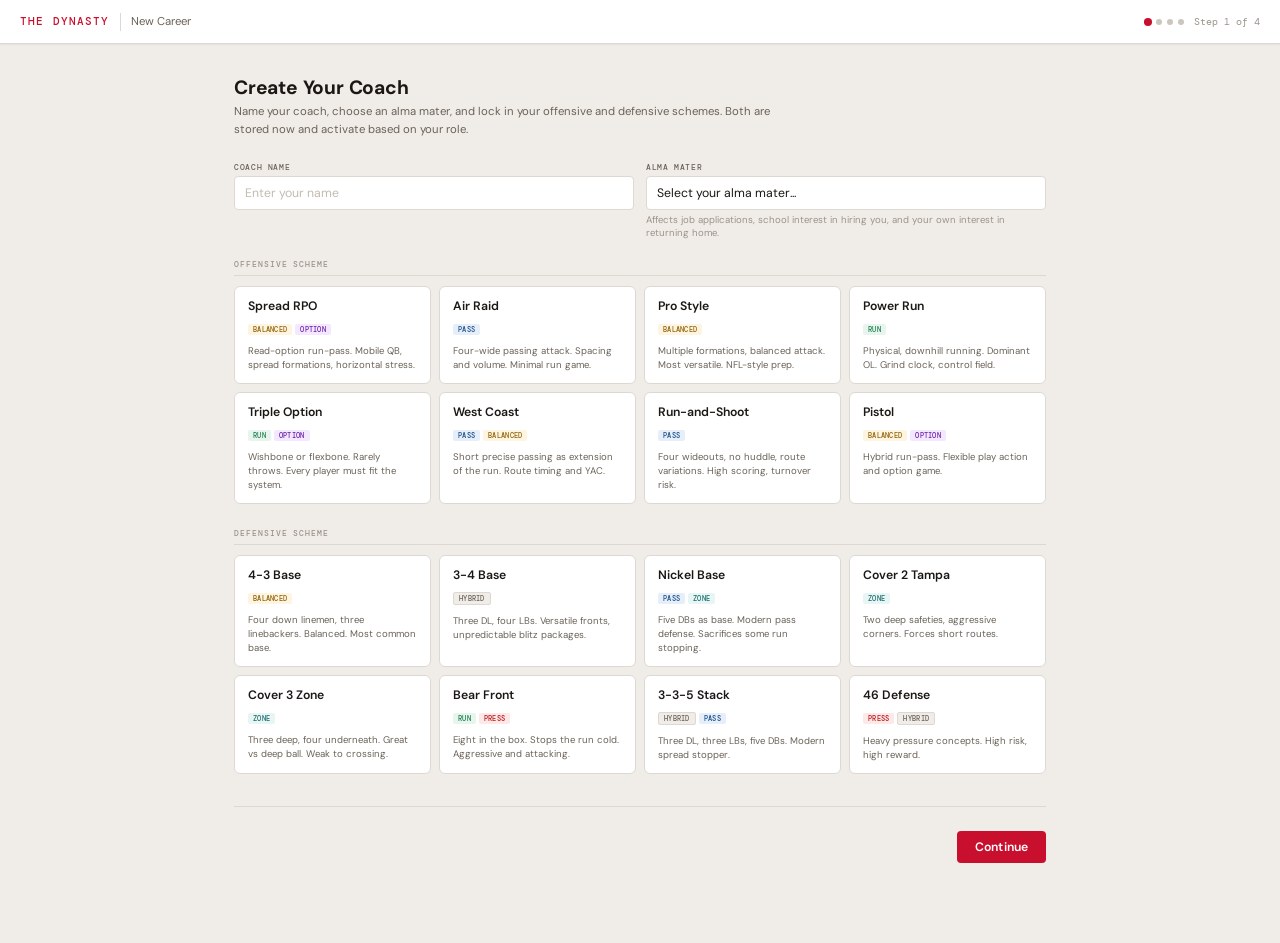
<file: index.html>
<!DOCTYPE html>
<html>
<head>
<meta charset="UTF-8">
<meta http-equiv="refresh" content="0;url=setup.html">
<title>The Dynasty</title>
</head>
<body>
<script>window.location.href='setup.html';</script>
</body>
</html>
</file>
<file: style.css>
/* THE DYNASTY — Design System v2.0
   Football GM-inspired sidebar layout
   Warm collegiate palette, data-dense, functional
   Fonts: DM Sans + DM Mono */

@import url('https://fonts.googleapis.com/css2?family=DM+Sans:ital,opsz,wght@0,9..40,300;0,9..40,400;0,9..40,500;0,9..40,600;0,9..40,700;1,9..40,400&family=DM+Mono:wght@400;500&display=swap');

/* ═══ CSS VARIABLES ═══ */
:root {
  /* Sidebar */
  --sidebar-w: 200px;
  --sidebar-bg: #1C1A18;
  --sidebar-border: #2E2B28;
  --sidebar-text: #A8A29A;
  --sidebar-text-hover: #E8E3DC;
  --sidebar-active-bg: rgba(255,255,255,0.08);
  --sidebar-active-text: #FFFFFF;
  --sidebar-section: #5C5650;

  /* Main surfaces */
  --bg:        #F0EDE8;
  --surface-1: #F8F6F2;
  --surface-2: #FFFFFF;
  --surface-3: #FFFFFF;

  /* Borders */
  --border-1: #DDD9D2;
  --border-2: #CCC7BE;
  --border-3: #B8B2A8;

  /* Text */
  --text-1: #1A1714;
  --text-2: #3D3830;
  --text-3: #6B6258;
  --text-4: #9C9288;
  --text-5: #C4BBB0;

  /* School accent — overridden per school */
  --accent:       #C8102E;
  --accent-2:     #8B0000;
  --accent-light: rgba(200,16,46,0.07);
  --accent-mid:   rgba(200,16,46,0.15);

  /* Status */
  --green:    #1A7F4B;
  --green-bg: #E8F5EE;
  --red:      #B91C1C;
  --red-bg:   #FEE8E8;
  --amber:    #92620A;
  --amber-bg: #FEF5E0;
  --blue:     #1B4E8A;
  --blue-bg:  #E6EFF9;

  /* Typography */
  --font-body: 'DM Sans', system-ui, -apple-system, sans-serif;
  --font-mono: 'DM Mono', 'Cascadia Code', 'Consolas', monospace;

  /* Spacing */
  --sp-1:4px; --sp-2:8px; --sp-3:12px; --sp-4:16px;
  --sp-5:20px; --sp-6:24px; --sp-8:32px;

  /* Radius */
  --r-sm:2px; --r-md:4px; --r-lg:6px; --r-xl:10px;

  /* Shadows */
  --shadow-sm: 0 1px 2px rgba(0,0,0,0.05);
  --shadow-md: 0 2px 8px rgba(0,0,0,0.08);
  --shadow-lg: 0 4px 16px rgba(0,0,0,0.12);
}

/* ═══ RESET ═══ */
*,*::before,*::after{box-sizing:border-box;margin:0;padding:0;}
html{font-size:14px;height:100%;}
body{font-family:var(--font-body);background:var(--bg);color:var(--text-1);min-height:100vh;-webkit-font-smoothing:antialiased;}
a{text-decoration:none;color:inherit;}
button{font-family:var(--font-body);cursor:pointer;}
input,select{font-family:var(--font-body);}

/* ═══ SIDEBAR LAYOUT ═══ */
.app-layout {
  display: grid;
  grid-template-columns: var(--sidebar-w) 1fr;
  min-height: 100vh;
}

/* SIDEBAR */
.sidebar {
  background: var(--sidebar-bg);
  border-right: 1px solid var(--sidebar-border);
  display: flex;
  flex-direction: column;
  position: fixed;
  top: 0;
  left: 0;
  height: 100vh;
  width: var(--sidebar-w);
  overflow-y: auto;
  overflow-x: hidden;
  z-index: 50;
}

.sidebar::-webkit-scrollbar{width:3px;}
.sidebar::-webkit-scrollbar-track{background:transparent;}
.sidebar::-webkit-scrollbar-thumb{background:var(--sidebar-border);}

/* Sidebar header */
.sb-header {
  padding: 14px 14px 10px;
  border-bottom: 1px solid var(--sidebar-border);
  flex-shrink: 0;
}

.sb-logo {
  font-family: var(--font-mono);
  font-size: 0.6875rem;
  font-weight: 500;
  letter-spacing: 0.12em;
  text-transform: uppercase;
  color: var(--accent);
  margin-bottom: 10px;
}

/* School logo mark */
.sb-school-mark {
  display: flex;
  align-items: center;
  gap: 8px;
  padding: 8px 10px;
  background: rgba(255,255,255,0.05);
  border-radius: var(--r-md);
  border: 1px solid var(--sidebar-border);
}

.sb-logo-circle {
  width: 32px;
  height: 32px;
  border-radius: 50%;
  background: var(--accent);
  display: flex;
  align-items: center;
  justify-content: center;
  font-family: var(--font-mono);
  font-size: 0.625rem;
  font-weight: 500;
  color: white;
  letter-spacing: 0.04em;
  flex-shrink: 0;
}

.sb-school-info { flex: 1; min-width: 0; }
.sb-school-name {
  font-size: 0.75rem;
  font-weight: 600;
  color: var(--sidebar-text-hover);
  white-space: nowrap;
  overflow: hidden;
  text-overflow: ellipsis;
  line-height: 1.2;
}
.sb-school-conf {
  font-family: var(--font-mono);
  font-size: 0.5rem;
  letter-spacing: 0.08em;
  text-transform: uppercase;
  color: var(--sidebar-section);
  margin-top: 1px;
}

/* Season badge in sidebar */
.sb-season-row {
  display: flex;
  align-items: center;
  gap: 6px;
  padding: 8px 10px 6px;
}
.sb-week-badge {
  font-family: var(--font-mono);
  font-size: 0.5625rem;
  font-weight: 500;
  letter-spacing: 0.06em;
  text-transform: uppercase;
  background: var(--accent);
  color: white;
  padding: 2px 7px;
  border-radius: var(--r-sm);
}
.sb-season-label {
  font-family: var(--font-mono);
  font-size: 0.5rem;
  letter-spacing: 0.08em;
  text-transform: uppercase;
  color: var(--sidebar-section);
}

/* Record in sidebar */
.sb-record {
  padding: 0 10px 8px;
  display: flex;
  gap: 10px;
  align-items: center;
}
.sb-record-num {
  font-family: var(--font-mono);
  font-size: 1.125rem;
  font-weight: 500;
  line-height: 1;
}
.sb-record-w { color: var(--green); }
.sb-record-l { color: var(--red); }
.sb-record-sep { color: var(--sidebar-section); font-family: var(--font-mono); }
.sb-rank {
  font-family: var(--font-mono);
  font-size: 0.5625rem;
  color: var(--accent);
  letter-spacing: 0.04em;
  margin-left: auto;
}

/* Nav sections */
.sb-nav { flex: 1; padding: 6px 0; }

.sb-section {
  font-family: var(--font-mono);
  font-size: 0.5rem;
  font-weight: 500;
  letter-spacing: 0.14em;
  text-transform: uppercase;
  color: var(--sidebar-section);
  padding: 10px 14px 4px;
}

.sb-item {
  display: flex;
  align-items: center;
  gap: 8px;
  padding: 6px 14px;
  font-size: 0.8125rem;
  color: var(--sidebar-text);
  cursor: pointer;
  transition: all 0.1s;
  border-left: 2px solid transparent;
  text-decoration: none;
}
.sb-item:hover {
  color: var(--sidebar-text-hover);
  background: rgba(255,255,255,0.04);
}
.sb-item.active {
  color: var(--sidebar-active-text);
  background: var(--sidebar-active-bg);
  border-left-color: var(--accent);
  font-weight: 500;
}
.sb-item-dot {
  width: 4px; height: 4px;
  border-radius: 50%;
  background: var(--sidebar-text);
  flex-shrink: 0;
  transition: background 0.1s;
}
.sb-item:hover .sb-item-dot { background: var(--sidebar-text-hover); }
.sb-item.active .sb-item-dot { background: var(--accent); }

.sb-item-badge {
  margin-left: auto;
  font-family: var(--font-mono);
  font-size: 0.5rem;
  background: var(--accent);
  color: white;
  padding: 1px 5px;
  border-radius: 10px;
}

/* Sidebar footer */
.sb-footer {
  padding: 10px 14px;
  border-top: 1px solid var(--sidebar-border);
  flex-shrink: 0;
}
.sb-hours-label {
  font-family: var(--font-mono);
  font-size: 0.5rem;
  letter-spacing: 0.1em;
  text-transform: uppercase;
  color: var(--sidebar-section);
  margin-bottom: 4px;
  display: flex;
  justify-content: space-between;
}
.sb-hours-val { color: var(--accent); }
.sb-hours-track {
  height: 3px;
  background: var(--sidebar-border);
  border-radius: 2px;
  overflow: hidden;
  margin-bottom: 8px;
}
.sb-hours-fill {
  height: 100%;
  background: var(--accent);
  border-radius: 2px;
  transition: width 0.3s;
}
.sb-advance-btn {
  width: 100%;
  background: var(--accent);
  color: white;
  border: none;
  border-radius: var(--r-md);
  padding: 8px;
  font-family: var(--font-body);
  font-size: 0.75rem;
  font-weight: 600;
  cursor: pointer;
  letter-spacing: 0.02em;
  transition: opacity 0.12s;
}
.sb-advance-btn:hover { opacity: 0.9; }
.sb-advance-sub {
  font-family: var(--font-mono);
  font-size: 0.5rem;
  letter-spacing: 0.06em;
  text-transform: uppercase;
  color: var(--sidebar-section);
  text-align: center;
  margin-top: 5px;
}

/* ═══ MAIN CONTENT AREA ═══ */
.main-content {
  margin-left: var(--sidebar-w);
  min-height: 100vh;
  display: flex;
  flex-direction: column;
}

/* Top bar — minimal */
.topbar {
  background: var(--surface-2);
  border-bottom: 1px solid var(--border-1);
  height: 44px;
  padding: 0 20px;
  display: flex;
  align-items: center;
  gap: 12px;
  position: sticky;
  top: 0;
  z-index: 40;
  box-shadow: var(--shadow-sm);
}
.tb-title {
  font-size: 0.9375rem;
  font-weight: 700;
  color: var(--text-1);
  letter-spacing: -0.01em;
}
.tb-sep {
  width: 1px; height: 18px;
  background: var(--border-1);
  flex-shrink: 0;
}
.tb-breadcrumb {
  font-size: 0.75rem;
  color: var(--text-4);
}
.tb-spacer { flex: 1; }
.tb-stat {
  display: flex;
  flex-direction: column;
  align-items: flex-end;
}
.tb-stat-label {
  font-family: var(--font-mono);
  font-size: 0.45rem;
  letter-spacing: 0.1em;
  text-transform: uppercase;
  color: var(--text-5);
  line-height: 1;
}
.tb-stat-val {
  font-family: var(--font-mono);
  font-size: 0.8125rem;
  font-weight: 500;
  color: var(--accent);
  line-height: 1.2;
}

/* ═══ PAGE CONTENT ═══ */
.page {
  flex: 1;
  overflow-y: auto;
}
.page-inner {
  padding: 20px;
  max-width: 1200px;
}
.page-inner-full {
  padding: 0;
}

/* Page header */
.page-header {
  display: flex;
  align-items: flex-start;
  justify-content: space-between;
  gap: 16px;
  margin-bottom: 20px;
}
.page-title {
  font-size: 1.125rem;
  font-weight: 700;
  color: var(--text-1);
  letter-spacing: -0.01em;
  line-height: 1.2;
}
.page-sub {
  font-size: 0.8125rem;
  color: var(--text-3);
  margin-top: 2px;
}

/* ═══ DATA TABLES ═══ */
.data-table {
  width: 100%;
  border-collapse: collapse;
  font-size: 0.8125rem;
}
.data-table thead th {
  background: var(--surface-1);
  font-family: var(--font-mono);
  font-size: 0.5rem;
  font-weight: 500;
  letter-spacing: 0.1em;
  text-transform: uppercase;
  color: var(--text-4);
  padding: 7px 10px;
  text-align: left;
  border-bottom: 1px solid var(--border-1);
  border-top: 1px solid var(--border-1);
  position: sticky;
  top: 44px;
  z-index: 3;
  cursor: pointer;
  white-space: nowrap;
  user-select: none;
}
.data-table thead th:hover { color: var(--accent); }
.data-table thead th.sorted { color: var(--accent); }
.data-table thead th.sorted::after { content: ' ↓'; font-size: 0.45rem; }
.data-table thead th.sorted.asc::after { content: ' ↑'; }
.data-table tbody tr {
  border-bottom: 1px solid var(--border-1);
  transition: background 0.06s;
  cursor: pointer;
}
.data-table tbody tr:hover { background: var(--surface-1); }
.data-table tbody tr.selected { background: var(--accent-light); }
.data-table tbody tr.highlight { background: #FFFBF0; }
.data-table td {
  padding: 6px 10px;
  vertical-align: middle;
  color: var(--text-2);
}
.data-table td.num {
  font-family: var(--font-mono);
  font-size: 0.8125rem;
  color: var(--text-1);
  text-align: right;
}
.data-table td.accent-num {
  font-family: var(--font-mono);
  font-size: 0.8125rem;
  font-weight: 500;
  color: var(--accent);
  text-align: right;
}
.data-table td.name-cell {
  font-weight: 500;
  color: var(--text-1);
}
.data-table .rank-col {
  font-family: var(--font-mono);
  font-size: 0.6875rem;
  color: var(--text-4);
  width: 28px;
  text-align: right;
}

/* Table wrapper with border */
.table-wrap {
  background: var(--surface-2);
  border: 1px solid var(--border-1);
  border-radius: var(--r-lg);
  overflow: hidden;
}

/* ═══ PLAYER FACE ═══ */
.player-face {
  width: 36px;
  height: 36px;
  border-radius: 50%;
  background: var(--bg);
  border: 1px solid var(--border-1);
  overflow: hidden;
  flex-shrink: 0;
  display: inline-flex;
  align-items: center;
  justify-content: center;
}
.player-face svg {
  width: 100%;
  height: 100%;
}
.player-face-sm {
  width: 28px;
  height: 28px;
}
.player-face-lg {
  width: 56px;
  height: 56px;
}

/* Player name + face combo */
.player-cell {
  display: flex;
  align-items: center;
  gap: 8px;
}
.player-cell-info { display: flex; flex-direction: column; gap: 1px; }
.player-cell-name { font-weight: 500; color: var(--text-1); font-size: 0.8125rem; }
.player-cell-sub  { font-size: 0.6875rem; color: var(--text-4); }

/* ═══ SCHOOL LOGO MARK ═══ */
.school-mark {
  display: inline-flex;
  align-items: center;
  justify-content: center;
  border-radius: 50%;
  background: var(--accent);
  color: white;
  font-family: var(--font-mono);
  font-weight: 500;
  letter-spacing: 0.02em;
  flex-shrink: 0;
}
.school-mark-xs { width: 20px; height: 20px; font-size: 0.45rem; }
.school-mark-sm { width: 28px; height: 28px; font-size: 0.5625rem; }
.school-mark-md { width: 36px; height: 36px; font-size: 0.6875rem; }
.school-mark-lg { width: 48px; height: 48px; font-size: 0.875rem; }

/* ═══ CARDS ═══ */
.card {
  background: var(--surface-2);
  border: 1px solid var(--border-1);
  border-radius: var(--r-lg);
  box-shadow: var(--shadow-sm);
}
.card-header {
  padding: 10px 14px;
  border-bottom: 1px solid var(--border-1);
  display: flex;
  align-items: center;
  justify-content: space-between;
}
.card-title {
  font-family: var(--font-mono);
  font-size: 0.5rem;
  font-weight: 500;
  letter-spacing: 0.12em;
  text-transform: uppercase;
  color: var(--text-4);
}
.card-body { padding: 12px 14px; }

/* ═══ STAT CARDS — dashboard grid ═══ */
.stat-grid { display: grid; grid-template-columns: repeat(auto-fill, minmax(140px,1fr)); gap: 8px; }
.stat-card {
  background: var(--surface-2);
  border: 1px solid var(--border-1);
  border-radius: var(--r-lg);
  padding: 12px 14px;
}
.stat-card-num {
  font-family: var(--font-mono);
  font-size: 1.5rem;
  font-weight: 500;
  color: var(--accent);
  line-height: 1;
}
.stat-card-label {
  font-family: var(--font-mono);
  font-size: 0.5rem;
  letter-spacing: 0.1em;
  text-transform: uppercase;
  color: var(--text-4);
  margin-top: 3px;
}
.stat-card-sub {
  font-size: 0.6875rem;
  color: var(--text-3);
  margin-top: 2px;
}

/* ═══ BADGES / CHIPS ═══ */
.chip {
  display: inline-flex;
  align-items: center;
  font-family: var(--font-mono);
  font-size: 0.5625rem;
  font-weight: 500;
  letter-spacing: 0.05em;
  text-transform: uppercase;
  padding: 2px 6px;
  border-radius: var(--r-sm);
  white-space: nowrap;
}
.chip-accent   { background: var(--accent-light); color: var(--accent); border: 1px solid var(--accent-mid); }
.chip-green    { background: var(--green-bg); color: var(--green); }
.chip-red      { background: var(--red-bg); color: var(--red); }
.chip-amber    { background: var(--amber-bg); color: var(--amber); }
.chip-blue     { background: var(--blue-bg); color: var(--blue); }
.chip-neutral  { background: var(--bg); color: var(--text-3); border: 1px solid var(--border-1); }

/* Year badges */
.yr-FR { background: var(--green-bg); color: var(--green); }
.yr-SO { background: var(--blue-bg); color: var(--blue); }
.yr-JR { background: var(--amber-bg); color: var(--amber); }
.yr-SR { background: var(--red-bg); color: var(--red); }
.yr-RS { background: #F3E8FF; color: #6B21A8; }

/* Position badges */
.pos-badge {
  display: inline-block;
  font-family: var(--font-mono);
  font-size: 0.5rem;
  font-weight: 500;
  letter-spacing: 0.04em;
  padding: 1px 5px;
  border-radius: var(--r-sm);
}
.pos-QB{background:#E8F0FC;color:#1B4F9B;} .pos-RB{background:#E8F5EC;color:#1B6B35;}
.pos-WR{background:#F5E8F5;color:#6B1B8A;} .pos-TE{background:#F5F0E8;color:#7A5B1B;}
.pos-IOL{background:#FBE8E8;color:#9B2226;} .pos-OT{background:#FDF0E8;color:#8B4513;}
.pos-EDGE{background:#E8F5F5;color:#1B6B6B;} .pos-DL{background:#E8F3F5;color:#1B5A6B;}
.pos-LB{background:#F5E8F0;color:#8A1B5A;} .pos-CB{background:#EBF5E8;color:#2D6B1B;}
.pos-S{background:#EBE8F5;color:#3B1B8A;} .pos-ATH{background:#FDF3E8;color:#8B5E1B;}
.pos-K{background:#F0F0F0;color:#4A4A4A;} .pos-P{background:#F0F0F0;color:#4A4A4A;}

/* Star ratings */
.stars-filled { color: var(--accent); letter-spacing: -1px; font-size: 0.875rem; }
.stars-empty  { color: var(--border-2); letter-spacing: -1px; font-size: 0.875rem; }

/* ═══ OVR BAR ═══ */
.ovr-bar { width: 44px; height: 3px; background: var(--border-1); border-radius: 2px; overflow: hidden; display: inline-block; vertical-align: middle; margin-right: 5px; }
.ovr-fill { height: 100%; border-radius: 2px; }

/* ═══ PROGRESS BARS ═══ */
.progress-track { height: 4px; background: var(--border-1); border-radius: 2px; overflow: hidden; }
.progress-fill  { height: 100%; border-radius: 2px; background: var(--accent); }
.progress-fill.green { background: var(--green); }
.progress-fill.red   { background: var(--red); }
.progress-fill.amber { background: var(--amber); }

/* ═══ BUTTONS ═══ */
.btn {
  display: inline-flex;
  align-items: center;
  justify-content: center;
  font-family: var(--font-body);
  font-size: 0.8125rem;
  font-weight: 600;
  border-radius: var(--r-md);
  padding: 7px 14px;
  cursor: pointer;
  border: none;
  transition: all 0.1s;
  text-decoration: none;
  white-space: nowrap;
  letter-spacing: 0.01em;
}
.btn-primary  { background: var(--accent); color: white; }
.btn-primary:hover { opacity: 0.88; }
.btn-secondary { background: transparent; color: var(--text-2); border: 1px solid var(--border-2); }
.btn-secondary:hover { border-color: var(--accent); color: var(--accent); }
.btn-ghost { background: transparent; color: var(--text-3); }
.btn-ghost:hover { color: var(--accent); background: var(--accent-light); }
.btn-sm { font-size: 0.6875rem; padding: 4px 9px; }
.btn-xs { font-size: 0.5625rem; padding: 2px 6px; font-family: var(--font-mono); letter-spacing: 0.04em; text-transform: uppercase; }
.btn-full { width: 100%; }

/* ═══ FORM ═══ */
.input, .select {
  width: 100%;
  font-family: var(--font-body);
  font-size: 0.8125rem;
  background: var(--surface-2);
  border: 1px solid var(--border-1);
  border-radius: var(--r-md);
  color: var(--text-1);
  padding: 7px 10px;
  outline: none;
  transition: border-color 0.1s;
  appearance: none;
}
.input::placeholder { color: var(--text-5); }
.input:focus, .select:focus { border-color: var(--accent); box-shadow: 0 0 0 2px var(--accent-light); }
.label {
  display: block;
  font-family: var(--font-mono);
  font-size: 0.5625rem;
  font-weight: 500;
  letter-spacing: 0.08em;
  text-transform: uppercase;
  color: var(--text-3);
  margin-bottom: 4px;
}

/* ═══ TABS (in-page) ═══ */
.tabs {
  display: flex;
  border-bottom: 1px solid var(--border-1);
  background: var(--surface-2);
}
.tab {
  font-size: 0.8125rem;
  font-weight: 500;
  color: var(--text-3);
  padding: 9px 14px;
  cursor: pointer;
  border-bottom: 2px solid transparent;
  transition: all 0.1s;
  white-space: nowrap;
}
.tab:hover { color: var(--text-1); }
.tab.active { color: var(--accent); border-bottom-color: var(--accent); }

/* ═══ FILTER BAR ═══ */
.filter-bar {
  display: flex;
  align-items: center;
  gap: 8px;
  padding: 10px 12px;
  background: var(--surface-1);
  border-bottom: 1px solid var(--border-1);
  flex-wrap: wrap;
}
.filter-bar .select { max-width: 150px; font-size: 0.75rem; }
.filter-bar .input  { max-width: 180px; font-size: 0.75rem; }
.filter-label { font-family: var(--font-mono); font-size: 0.5rem; letter-spacing: 0.1em; text-transform: uppercase; color: var(--text-4); }
.filter-spacer { flex: 1; }

/* ═══ SECTION DIVIDERS ═══ */
.section-label {
  font-family: var(--font-mono);
  font-size: 0.5rem;
  font-weight: 500;
  letter-spacing: 0.14em;
  text-transform: uppercase;
  color: var(--text-4);
  margin-bottom: 8px;
  margin-top: 20px;
  padding-bottom: 5px;
  border-bottom: 1px solid var(--border-1);
}
.section-label:first-child { margin-top: 0; }

/* ═══ DASHBOARD GRID ═══ */
.dash-grid {
  display: grid;
  grid-template-columns: 1fr 280px;
  gap: 16px;
  padding: 16px;
}
.dash-grid-3 {
  display: grid;
  grid-template-columns: 1fr 1fr 1fr;
  gap: 16px;
}
.dash-left  { display: flex; flex-direction: column; gap: 16px; }
.dash-right { display: flex; flex-direction: column; gap: 16px; }

/* ═══ STANDINGS TABLE ═══ */
.standings-table { width: 100%; border-collapse: collapse; font-size: 0.8125rem; }
.standings-table th {
  font-family: var(--font-mono);
  font-size: 0.5rem;
  letter-spacing: 0.1em;
  text-transform: uppercase;
  color: var(--text-4);
  padding: 6px 8px;
  border-bottom: 1px solid var(--border-1);
  text-align: center;
}
.standings-table th:first-child { text-align: left; padding-left: 10px; }
.standings-table td {
  padding: 6px 8px;
  border-bottom: 1px solid var(--border-1);
  text-align: center;
  font-family: var(--font-mono);
  font-size: 0.75rem;
  color: var(--text-2);
}
.standings-table td:first-child {
  text-align: left;
  padding-left: 10px;
  font-family: var(--font-body);
  font-weight: 500;
  color: var(--text-1);
}
.standings-table tr:hover td { background: var(--surface-1); }
.standings-table tr.my-team td { background: var(--accent-light); font-weight: 600; }
.standings-table tr.my-team td:first-child { border-left: 2px solid var(--accent); }

/* ═══ POLL TABLE ═══ */
.poll-tabs { display: flex; gap: 0; border-bottom: 1px solid var(--border-1); }
.poll-tab {
  font-family: var(--font-mono);
  font-size: 0.5625rem;
  font-weight: 500;
  letter-spacing: 0.08em;
  text-transform: uppercase;
  padding: 7px 12px;
  color: var(--text-4);
  cursor: pointer;
  border-bottom: 2px solid transparent;
  transition: all 0.1s;
}
.poll-tab.active { color: var(--accent); border-bottom-color: var(--accent); }
.poll-row {
  display: flex;
  align-items: center;
  gap: 8px;
  padding: 5px 12px;
  border-bottom: 1px solid var(--border-1);
  font-size: 0.8125rem;
}
.poll-row:hover { background: var(--surface-1); }
.poll-row.my-school { background: var(--accent-light); border-left: 2px solid var(--accent); }
.poll-rank { font-family: var(--font-mono); font-size: 0.6875rem; color: var(--text-4); width: 20px; text-align: right; }
.poll-name { flex: 1; color: var(--text-1); font-weight: 500; font-size: 0.8125rem; }
.poll-record { font-family: var(--font-mono); font-size: 0.625rem; color: var(--text-4); }

/* ═══ FEED (right panel) ═══ */
.feed-item {
  padding: 10px 12px;
  border-bottom: 1px solid var(--border-1);
  transition: background 0.08s;
  cursor: pointer;
}
.feed-item:hover { background: var(--surface-1); }
.feed-header-row { display: flex; align-items: center; gap: 6px; margin-bottom: 4px; }
.feed-handle { font-family: var(--font-mono); font-size: 0.5625rem; font-weight: 500; color: var(--accent); }
.feed-time   { font-family: var(--font-mono); font-size: 0.5rem; color: var(--text-5); margin-left: auto; }
.feed-tag    { font-family: var(--font-mono); font-size: 0.45rem; font-weight: 500; letter-spacing: 0.06em; text-transform: uppercase; padding: 1px 4px; border-radius: var(--r-sm); }
.feed-text   { font-size: 0.8125rem; color: var(--text-2); line-height: 1.45; }
.ftag-recruiting { background: var(--green-bg); color: var(--green); }
.ftag-coaching   { background: var(--blue-bg); color: var(--blue); }
.ftag-rankings   { background: var(--amber-bg); color: var(--amber); }
.ftag-awards     { background: #F3E8FF; color: #6B21A8; }
.ftag-transfer   { background: #E8F5F5; color: #1B6B6B; }
.ftag-nil        { background: var(--red-bg); color: var(--red); }

/* ═══ METERS ═══ */
.meter-wrap { margin-bottom: 12px; }
.meter-row  { display: flex; justify-content: space-between; align-items: center; margin-bottom: 5px; }
.meter-label { font-family: var(--font-mono); font-size: 0.5rem; letter-spacing: 0.1em; text-transform: uppercase; color: var(--text-4); }
.meter-val   { font-family: var(--font-mono); font-size: 0.875rem; font-weight: 500; }
.meter-track { height: 6px; background: var(--border-1); border-radius: 3px; overflow: hidden; }
.meter-fill  { height: 100%; border-radius: 3px; transition: width 0.4s; }
.meter-desc  { font-size: 0.6875rem; color: var(--text-4); margin-top: 4px; }

/* ═══ PHASE PILL ═══ */
.phase-pill {
  display: inline-block;
  font-family: var(--font-mono);
  font-size: 0.5rem;
  font-weight: 500;
  letter-spacing: 0.08em;
  text-transform: uppercase;
  padding: 2px 7px;
  border-radius: var(--r-sm);
}
.phase-signing { background: var(--green-bg); color: var(--green); }
.phase-spring  { background: var(--blue-bg); color: var(--blue); }
.phase-summer  { background: var(--amber-bg); color: var(--amber); }
.phase-camp    { background: #F3E8FF; color: #6B21A8; }
.phase-season  { background: var(--red-bg); color: var(--red); }
.phase-bowl    { background: #FFF7ED; color: #C2410C; }
.phase-portal  { background: var(--green-bg); color: var(--green); }

/* ═══ SCROLLBARS ═══ */
::-webkit-scrollbar { width: 5px; height: 5px; }
::-webkit-scrollbar-track { background: transparent; }
::-webkit-scrollbar-thumb { background: var(--border-2); border-radius: 3px; }
::-webkit-scrollbar-thumb:hover { background: var(--border-3); }

/* ═══ UTILITY ═══ */
.flex { display: flex; } .flex-col { display: flex; flex-direction: column; }
.items-center { align-items: center; } .justify-between { justify-content: space-between; }
.gap-1{gap:4px;} .gap-2{gap:8px;} .gap-3{gap:12px;} .gap-4{gap:16px;}
.p-3{padding:12px;} .p-4{padding:16px;}
.mt-2{margin-top:8px;} .mt-3{margin-top:12px;} .mt-4{margin-top:16px;}
.mb-2{margin-bottom:8px;} .mb-3{margin-bottom:12px;} .mb-4{margin-bottom:16px;}
.w-full{width:100%;} .text-right{text-align:right;} .text-mono{font-family:var(--font-mono);}
.overflow-hidden{overflow:hidden;} .overflow-y-auto{overflow-y:auto;}
.flex-1{flex:1;} .flex-shrink-0{flex-shrink:0;}
.grid-2{display:grid;grid-template-columns:1fr 1fr;gap:12px;}
.grid-3{display:grid;grid-template-columns:1fr 1fr 1fr;gap:12px;}
.text-accent{color:var(--accent);} .text-green{color:var(--green);} .text-red{color:var(--red);}
.text-muted{color:var(--text-4);} .text-mono{font-family:var(--font-mono);}
.font-semibold{font-weight:600;} .font-bold{font-weight:700;}
.border-b{border-bottom:1px solid var(--border-1);}

/* ═══ SIDEBAR INJECTION COMPAT ═══
   When sidebar.js wraps existing page content,
   the .main-content div holds everything.
   Existing layouts that used 100vh now need
   to account for the sidebar wrapper. */

.app-layout .main-content {
  min-height: 100vh;
  overflow-y: auto;
  display: flex;
  flex-direction: column;
}

/* Existing topbars inside main-content stay as-is
   but we hide duplicate if sidebar is present */
.app-layout .topbar {
  position: sticky;
  top: 0;
  z-index: 40;
  margin-left: 0;
}

/* Full-height child layouts need to fill main-content */
.app-layout .roster-layout,
.app-layout .schedule-layout,
.app-layout .nil-layout,
.app-layout .goals-layout {
  height: calc(100vh - 44px);
}

/* Setup page — no sidebar needed, override */
.setup-page .app-layout .sidebar { display: none; }
.setup-page .app-layout .main-content { margin-left: 0; }

/* Recruiting board full height */
.app-layout .layout {
  height: calc(100vh - 44px);
}

/* Game result — full scroll */
.app-layout .result-wrap {
  margin-left: auto;
  margin-right: auto;
}

/* ═══ SETUP SCREEN STYLES ═══ */
.scheme-card {
  background: var(--surface-2);
  border: 1px solid var(--border-1);
  border-radius: var(--r-lg);
  padding: 11px 13px;
  cursor: pointer;
  transition: all 0.12s;
  user-select: none;
}
.scheme-card:hover { border-color: var(--border-3); background: var(--surface-1); }
.scheme-card.sel-off { border-color: var(--accent); background: var(--accent-light); }
.scheme-card.sel-def { border-color: var(--accent); background: var(--accent-light); }
.scheme-card-name { font-size: 0.875rem; font-weight: 600; color: var(--text-1); margin-bottom: 4px; }
.scheme-card-desc { font-size: 0.6875rem; color: var(--text-3); line-height: 1.45; }

.stag { display: inline-block; font-family: var(--font-mono); font-size: 0.5rem; font-weight: 500; letter-spacing: 0.04em; text-transform: uppercase; padding: 1px 5px; border-radius: var(--r-sm); margin-right: 3px; margin-bottom: 3px; }
.stag-run     { background: var(--green-bg); color: var(--green); }
.stag-pass    { background: var(--blue-bg); color: var(--blue); }
.stag-bal     { background: var(--amber-bg); color: var(--amber); }
.stag-opt     { background: #F3E8FF; color: #6B21A8; }
.stag-press   { background: var(--red-bg); color: var(--red); }
.stag-zone    { background: #E8F5F5; color: #1B6B6B; }
.stag-hybrid  { background: var(--bg); color: var(--text-3); border: 1px solid var(--border-1); }

.role-card {
  background: var(--surface-2);
  border: 2px solid var(--border-1);
  border-radius: var(--r-xl);
  padding: 18px;
  cursor: pointer;
  transition: all 0.12s;
  user-select: none;
}
.role-card:hover { border-color: var(--border-3); }
.role-card.selected { border-color: var(--accent); background: var(--accent-light); }
.role-title { font-size: 0.9375rem; font-weight: 700; color: var(--text-1); }

.tree-card {
  background: var(--surface-2);
  border: 2px solid var(--border-1);
  border-radius: var(--r-xl);
  padding: 14px;
  cursor: pointer;
  transition: all 0.12s;
  user-select: none;
}
.tree-card:hover { border-color: var(--border-3); }
.tree-card.selected { border-color: var(--accent); background: var(--accent-light); }
.tree-card.locked { opacity: 0.5; cursor: not-allowed; }
.tree-title { font-size: 0.875rem; font-weight: 700; color: var(--text-1); margin-bottom: 3px; }
.tree-desc  { font-size: 0.6875rem; color: var(--text-3); line-height: 1.5; margin-bottom: 8px; }
.tree-nodes { display: flex; gap: 4px; flex-wrap: wrap; }
.tree-node  { font-family: var(--font-mono); font-size: 0.5rem; letter-spacing: 0.04em; background: var(--bg); border: 1px solid var(--border-1); border-radius: var(--r-sm); padding: 2px 5px; color: var(--text-4); }
.tree-node.first { color: var(--accent); border-color: var(--accent-mid); background: var(--accent-light); }

.tag { display: inline-block; font-family: var(--font-mono); font-size: 0.5rem; font-weight: 500; letter-spacing: 0.06em; text-transform: uppercase; padding: 2px 6px; border-radius: var(--r-sm); margin-bottom: 6px; }
.tag-offense  { background: var(--red-bg); color: var(--red); }
.tag-defense  { background: var(--blue-bg); color: var(--blue); }
.tag-available { background: var(--accent-light); color: var(--accent); border: 1px solid var(--accent-mid); }
.tag-locked   { background: var(--bg); color: var(--text-4); border: 1px solid var(--border-1); }

.school-card {
  background: var(--surface-2);
  border: 1px solid var(--border-1);
  border-radius: var(--r-lg);
  padding: 11px 14px;
  cursor: pointer;
  transition: all 0.12s;
  display: grid;
  grid-template-columns: 1fr auto;
  align-items: center;
  gap: 10px;
}
.school-card:hover { border-color: var(--border-3); }
.school-card.selected { border-color: var(--accent); background: var(--accent-light); }
.school-name { font-size: 0.9375rem; font-weight: 600; color: var(--text-1); }
.school-meta { font-size: 0.6875rem; color: var(--text-4); margin-top: 2px; }
.school-chips { display: flex; gap: 4px; flex-wrap: wrap; margin-top: 5px; }

.tier-stars     { color: var(--accent); letter-spacing: -1px; }
.tier-stars-dim { color: var(--border-2); letter-spacing: -1px; }

.grade-A { background: var(--green-bg); color: var(--green); }
.grade-B { background: var(--blue-bg); color: var(--blue); }
.grade-C { background: var(--amber-bg); color: var(--amber); }
.grade-D { background: var(--red-bg); color: var(--red); }

.grade-bar-track { width: 60px; height: 3px; background: var(--border-1); border-radius: 2px; overflow: hidden; display: inline-block; vertical-align: middle; margin-right: 5px; }
.grade-bar-fill  { height: 100%; border-radius: 2px; }

.summary-bar { background: var(--surface-1); border: 1px solid var(--border-1); border-radius: var(--r-lg); padding: 8px 14px; display: flex; gap: 20px; flex-wrap: wrap; margin-bottom: 18px; }
.summary-item { display: flex; flex-direction: column; gap: 1px; }
.summary-label { font-family: var(--font-mono); font-size: 0.45rem; letter-spacing: 0.1em; text-transform: uppercase; color: var(--text-5); }
.summary-val   { font-size: 0.8125rem; font-weight: 600; color: var(--accent); }

.steps { display: flex; align-items: center; gap: 5px; }
.step-dot { width: 6px; height: 6px; border-radius: 50%; background: var(--border-2); transition: all 0.15s; }
.step-dot.active { background: var(--accent); transform: scale(1.35); }
.step-dot.done   { background: var(--green); }

.field { margin-bottom: 14px; }
.field-note { font-size: 0.6875rem; color: var(--text-4); margin-top: 3px; }
</file>
